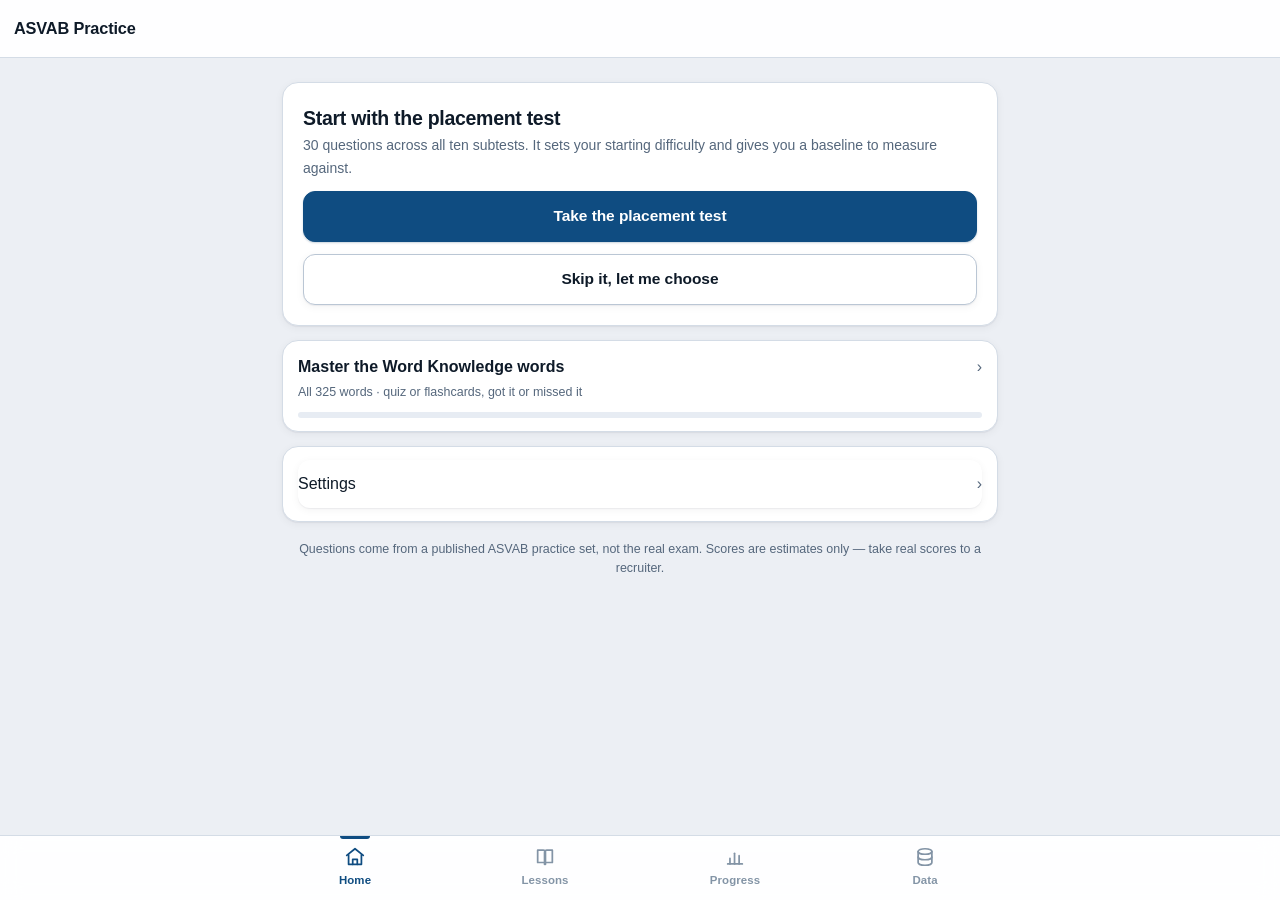
<file: index.html>
<!DOCTYPE html>
<html lang="en">
<head>
<meta charset="utf-8">
<meta name="viewport" content="width=device-width, initial-scale=1, viewport-fit=cover">
<meta name="description" content="Full-length ASVAB practice test with worked solutions, topic analysis and targeted drills. Works offline.">
<meta name="theme-color" content="#0f1720">
<title>ASVAB Practice</title>
<link rel="manifest" href="manifest.json">
<link rel="icon" href="icons/icon.svg" type="image/svg+xml">
<link rel="apple-touch-icon" href="icons/icon-180.png">
<link rel="stylesheet" href="styles.css?v=20">
</head>
<body>

<a class="skip" href="#main">Skip to content</a>

<header id="topbar">
  <button id="backBtn" class="icon-btn" hidden aria-label="Back"><svg width="21" height="21" viewBox="0 0 24 24" fill="none" stroke="currentColor" stroke-width="2" stroke-linecap="round" stroke-linejoin="round" aria-hidden="true"><path d="M15 5l-7 7 7 7"/></svg></button>
  <h1 id="topTitle">ASVAB Practice</h1>
  <div id="timerWrap" hidden>
    <span id="timer" role="timer" aria-live="off">--:--</span>
    <span id="progressCount" class="muted"></span>
  </div>
  <button id="scratchBtn" class="icon-btn" hidden aria-label="Scratch pad"><svg width="21" height="21" viewBox="0 0 24 24" fill="none" stroke="currentColor" stroke-width="1.9" stroke-linecap="round" stroke-linejoin="round" aria-hidden="true"><path d="M4 20.5h16"/><path d="M14.6 4.4a2 2 0 0 1 2.8 2.8L8.8 15.8l-3.6.9.9-3.6z"/></svg></button>
</header>

<main id="main" tabindex="-1"></main>

<!-- Scratch pad. No calculator anywhere in this app, by design. -->
<div id="scratchPanel" class="sheet" hidden aria-label="Scratch pad">
  <div class="sheet-head">
    <strong>Scratch pad</strong>
    <span class="muted small">Work it out here &mdash; there is no calculator on the real test.</span>
    <button id="scratchClose" class="btn ghost small">Close</button>
  </div>
  <textarea id="scratchText" spellcheck="false" aria-label="Scratch pad notes"></textarea>
  <div class="sheet-foot">
    <button id="scratchClear" class="btn ghost small">Clear</button>
  </div>
</div>

<nav id="tabbar" aria-label="Main">
  <a href="#/" data-tab="/"><svg class="tab-ico" width="22" height="22" viewBox="0 0 24 24" fill="none" stroke="currentColor" stroke-width="1.9" stroke-linecap="round" stroke-linejoin="round" aria-hidden="true"><path d="M3 10.2 12 3l9 7.2"/><path d="M5 9.6V20h14V9.6"/><path d="M9.5 20v-5.5h5V20"/></svg><span>Home</span></a>
  <a href="#/lessons" data-tab="/lessons"><svg class="tab-ico" width="22" height="22" viewBox="0 0 24 24" fill="none" stroke="currentColor" stroke-width="1.9" stroke-linecap="round" stroke-linejoin="round" aria-hidden="true"><path d="M4 4.5h6a2.5 2.5 0 0 1 2.5 2.5v13A2 2 0 0 0 10.5 18H4z"/><path d="M20 4.5h-6A2.5 2.5 0 0 0 11.5 7v13A2 2 0 0 1 13.5 18H20z"/></svg><span>Lessons</span></a>
  <a href="#/progress" data-tab="/progress"><svg class="tab-ico" width="22" height="22" viewBox="0 0 24 24" fill="none" stroke="currentColor" stroke-width="1.9" stroke-linecap="round" stroke-linejoin="round" aria-hidden="true"><path d="M4 19.5h16"/><path d="M6.5 19.5v-6"/><path d="M11.5 19.5V8"/><path d="M16.5 19.5v-9"/></svg><span>Progress</span></a>
  <a href="#/data" data-tab="/data"><svg class="tab-ico" width="22" height="22" viewBox="0 0 24 24" fill="none" stroke="currentColor" stroke-width="1.9" stroke-linecap="round" stroke-linejoin="round" aria-hidden="true"><ellipse cx="12" cy="6" rx="7.5" ry="3"/><path d="M4.5 6v6c0 1.66 3.36 3 7.5 3s7.5-1.34 7.5-3V6"/><path d="M4.5 12v6c0 1.66 3.36 3 7.5 3s7.5-1.34 7.5-3v-6"/></svg><span>Data</span></a>
</nav>

<div id="toast" role="status" aria-live="polite" hidden></div>

<script>self.ASVAB_BUILD = "20";</script>
<script src="data/bundle.js?v=20"></script>
<script src="data/questions.manifest.js?v=20"></script>
<script src="js/core/rng.js?v=20"></script>
<script src="js/core/data.js?v=20"></script>
<script src="js/core/bankdata.js?v=20"></script>
<script src="js/core/items.js?v=20"></script>
<script src="js/core/variants.js?v=20"></script>
<script src="js/core/scoring.js?v=20"></script>
<script src="js/core/state.js?v=20"></script>
<script src="js/core/exam.js?v=20"></script>
<script src="js/core/analytics.js?v=20"></script>
<script src="js/core/workon.js?v=20"></script>
<script src="js/core/mastery.js?v=20"></script>
<script src="js/app/dom.js?v=20"></script>
<script src="js/app/runner.js?v=20"></script>
<script src="js/app/report.js?v=20"></script>
<script src="js/app/lessons.js?v=20"></script>
<script src="js/app/words.js?v=20"></script>
<script src="js/app/app.js?v=20"></script>
</body>
</html>
</file>
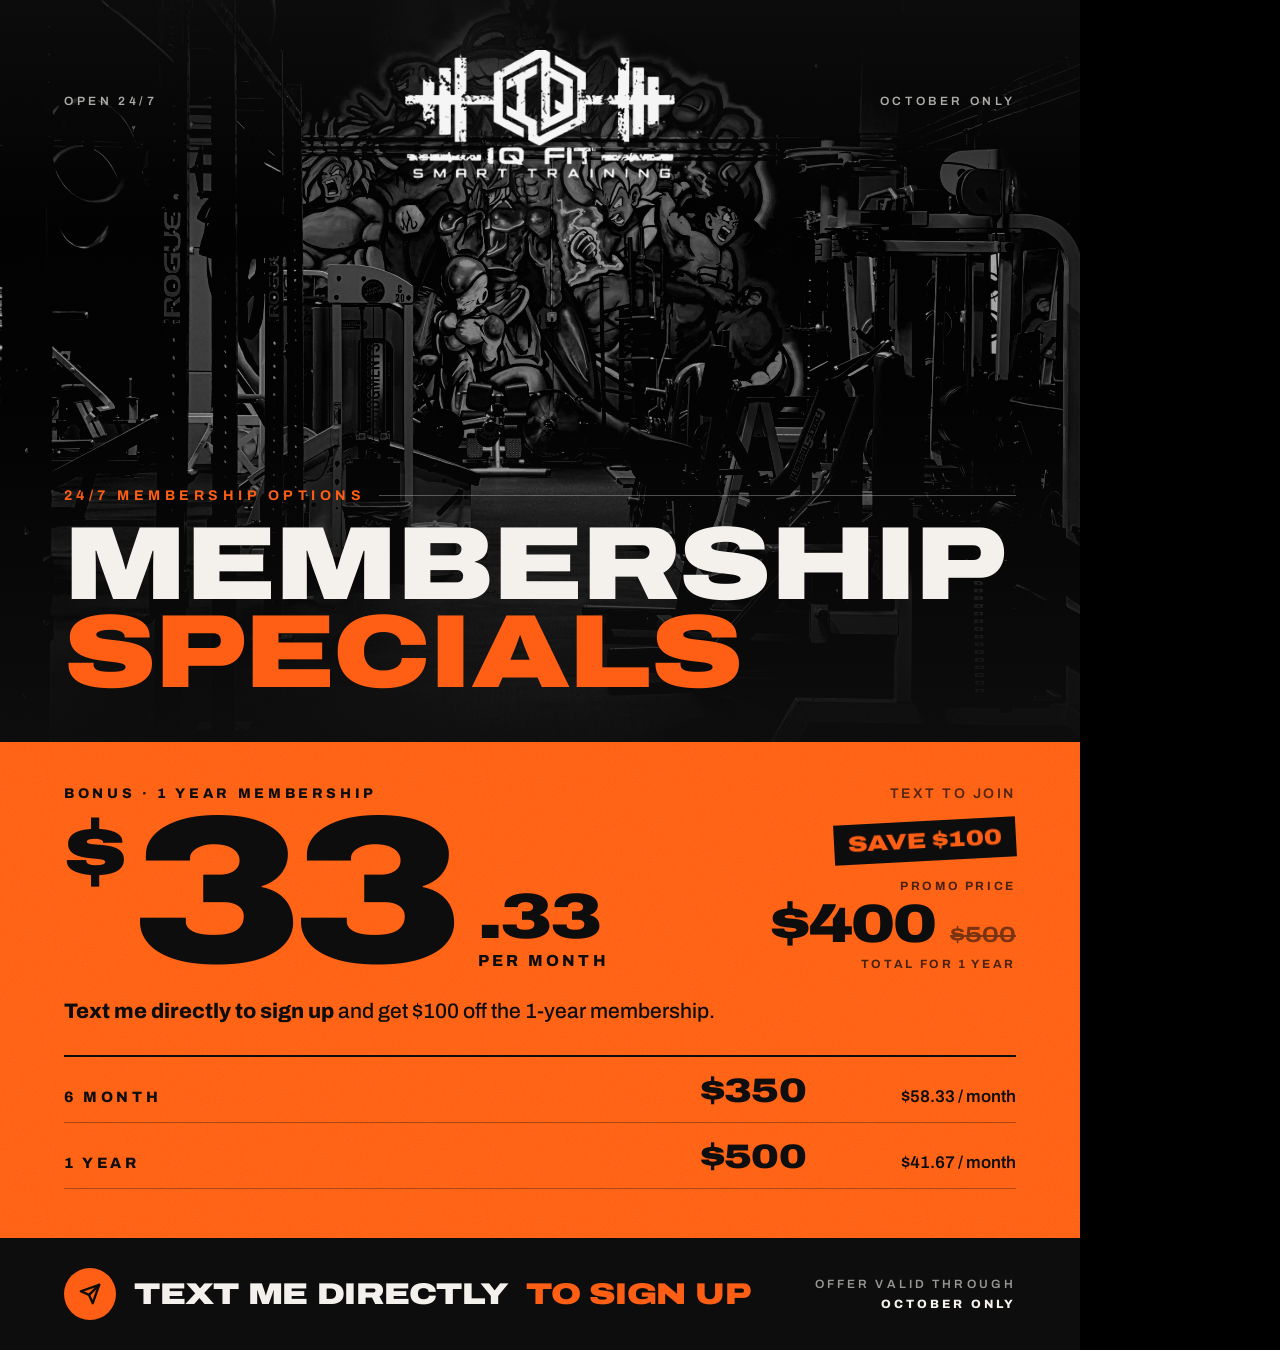
<file: iqfit-flyer/iqfit-membership.html>
<!doctype html>
<html lang="en">
<head>
<meta charset="utf-8">
<title>IQ Fit Membership Specials</title>
<style>
  @font-face { font-family: "Archivo"; src: url(fonts/archivo.woff2) format("woff2"); font-weight: 100 900; font-stretch: 62% 125%; }

  :root {
    --ink: #0d0d0d;
    --paper: #f4f1ec;
    --orange: #ff5f15;
    --m: 64px;
    --split: 742px;
  }
  * { box-sizing: border-box; margin: 0; padding: 0; }
  html, body { background: #000; }

  .post {
    width: 1080px; height: 1350px; position: relative; overflow: hidden;
    background: var(--ink); color: var(--paper);
    font-family: "Archivo", sans-serif; font-feature-settings: "tnum" 1;
  }
  .wide { font-stretch: 125%; }

  /* ---------- top: photo ---------- */
  .photo {
    position: absolute; left: 0; right: 0; top: 0; height: var(--split);
    background: url(assets/gym.jpg) 50% 62% / 1180px auto no-repeat;
    filter: grayscale(1) contrast(1.25) brightness(.78);
  }
  .photo-shade {
    position: absolute; left: 0; right: 0; top: 0; height: var(--split);
    background: linear-gradient(180deg, rgba(13,13,13,.85) 0%, rgba(13,13,13,.1) 30%, rgba(13,13,13,.15) 55%, rgba(13,13,13,.92) 100%);
  }
  .grain {
    position: absolute; inset: 0; pointer-events: none; mix-blend-mode: overlay; opacity: .18;
    background-image: url("data:image/svg+xml;utf8,<svg xmlns='http://www.w3.org/2000/svg' width='220' height='220'><filter id='n'><feTurbulence type='fractalNoise' baseFrequency='.85' numOctaves='2' stitchTiles='stitch'/></filter><rect width='100%' height='100%' filter='url(%23n)'/></svg>");
  }

  .top { position: absolute; left: var(--m); right: var(--m); top: 0; height: var(--split); }
  .logo { position: absolute; top: 50px; left: 50%; transform: translateX(-50%); width: 270px; filter: drop-shadow(0 4px 16px rgba(0,0,0,.6)); }
  .meta {
    position: absolute; top: 94px; left: 0; right: 0; display: flex; justify-content: space-between;
    font-size: 12px; font-weight: 600; letter-spacing: .3em; text-transform: uppercase; color: rgba(244,241,236,.7);
  }
  .headline { position: absolute; left: 0; right: 0; bottom: 46px; }
  .kicker {
    font-size: 14px; font-weight: 700; letter-spacing: .32em; text-transform: uppercase; color: var(--orange);
    display: flex; align-items: center; gap: 14px;
  }
  .kicker::after { content: ""; flex: 1; height: 1px; background: rgba(244,241,236,.3); }
  h1 { margin-top: 18px; font-stretch: 125%; font-weight: 900; text-transform: uppercase; letter-spacing: -.02em; line-height: .84; }
  h1 .a { display: block; font-size: 104px; }
  h1 .b { display: block; font-size: 104px; color: var(--orange); }

  /* ---------- bottom: offer ---------- */
  .offer {
    position: absolute; left: 0; right: 0; top: var(--split); bottom: 112px;
    background: var(--orange); color: var(--ink);
    padding: 44px var(--m) 0;
  }
  .offer .grain { opacity: .22; }

  .deal { display: grid; grid-template-columns: auto 1fr auto; column-gap: 26px; align-items: end; position: relative; }
  .deal .label {
    grid-column: 1 / -1; display: flex; justify-content: space-between; align-items: baseline;
    font-size: 14px; font-weight: 800; letter-spacing: .26em; text-transform: uppercase; margin-bottom: 10px;
  }
  .deal .label span { font-weight: 600; letter-spacing: .18em; opacity: .7; }
  .big { font-stretch: 125%; font-weight: 900; font-size: 210px; line-height: .78; letter-spacing: -.05em; }
  .big sup { font-size: 84px; vertical-align: top; position: relative; top: 10px; letter-spacing: 0; margin-right: 4px; }
  .deal .side { padding-bottom: 6px; }
  .deal .side .cents { font-stretch: 125%; font-weight: 900; font-size: 64px; line-height: .8; letter-spacing: -.03em; }
  .deal .side .per { margin-top: 10px; font-size: 16px; font-weight: 800; letter-spacing: .2em; text-transform: uppercase; }
  .deal .total {
    grid-column: 1 / -1; margin-top: 22px;
    font-size: 21px; font-weight: 500; line-height: 1.35;
  }
  .deal .total b { font-weight: 800; }
  .deal .total s { opacity: .6; }

  .promo { text-align: right; padding-bottom: 4px; }
  .promo .save { display: inline-block; background: var(--ink); color: var(--orange); font-stretch: 125%; font-weight: 900; font-size: 22px; text-transform: uppercase; padding: 8px 14px; transform: rotate(-3deg); margin-bottom: 18px; }
  .promo .pt { font-size: 12px; font-weight: 700; letter-spacing: .22em; text-transform: uppercase; opacity: .75; }
  .promo .pv { font-stretch: 125%; font-weight: 900; font-size: 54px; letter-spacing: -.03em; line-height: 1; margin: 4px 0 6px; }
  .promo .pv s { font-size: 22px; font-weight: 700; opacity: .55; letter-spacing: 0; }
  .plans { margin-top: 30px; border-top: 2px solid var(--ink); }
  .plan {
    display: grid; grid-template-columns: 1fr auto 210px; align-items: baseline;
    padding: 15px 0 13px; border-bottom: 1px solid rgba(13,13,13,.35);
  }
  .plan .t { font-size: 15px; font-weight: 800; letter-spacing: .24em; text-transform: uppercase; }
  .plan .p { font-stretch: 125%; font-weight: 900; font-size: 34px; letter-spacing: -.02em; }
  .plan .m { text-align: right; font-size: 17px; font-weight: 600; }

  /* ---------- footer bar ---------- */
  .bar {
    position: absolute; left: 0; right: 0; bottom: 0; height: 112px; background: var(--ink);
    display: flex; align-items: center; justify-content: space-between; padding: 0 var(--m);
  }
  .cta { display: flex; align-items: center; gap: 18px; font-stretch: 125%; font-weight: 900; font-size: 30px; text-transform: uppercase; letter-spacing: -.01em; }
  .cta .arrow {
    width: 52px; height: 52px; border-radius: 50%; background: var(--orange); display: grid; place-items: center;
  }
  .cta em { font-style: normal; color: var(--orange); }
  .ends { text-align: right; font-size: 12px; font-weight: 600; letter-spacing: .26em; text-transform: uppercase; color: rgba(244,241,236,.6); line-height: 1.7; }
  .ends b { color: var(--paper); font-weight: 800; }
</style>
</head>
<body>
  <div class="post">
    <div class="photo"></div>
    <div class="photo-shade"></div>
    <div class="grain"></div>

    <div class="top">
      <div class="meta"><span>Open 24/7</span><span>October only</span></div>
      <img class="logo" src="assets/iqfit-logo.png" alt="IQ Fit Smart Training">
      <div class="headline">
        <div class="kicker">24/7 Membership Options</div>
        <h1><span class="a">Membership</span><span class="b">Specials</span></h1>
      </div>
    </div>

    <section class="offer">
      <div class="grain"></div>
      <div class="deal">
        <div class="label">Bonus · 1 Year Membership <span>Text to join</span></div>
        <div class="big"><sup>$</sup>33</div>
        <div class="side">
          <div class="cents">.33</div>
          <div class="per">Per month</div>
        </div>
        <div class="promo">
          <div class="save">Save $100</div>
          <div class="pt">Promo price</div>
          <div class="pv">$400 <s>$500</s></div>
          <div class="pt">Total for 1 year</div>
        </div>
        <div class="total"><b>Text me directly to sign up</b> and get $100 off the 1-year membership.</div>
      </div>

      <div class="plans">
        <div class="plan"><span class="t">6 Month</span><span class="p">$350</span><span class="m">$58.33 / month</span></div>
        <div class="plan"><span class="t">1 Year</span><span class="p">$500</span><span class="m">$41.67 / month</span></div>
      </div>
    </section>

    <div class="bar">
      <div class="cta">
        <span class="arrow"><svg width="22" height="22" viewBox="0 0 24 24" fill="none" stroke="#0d0d0d" stroke-width="2.6" stroke-linejoin="round" stroke-linecap="round"><path d="M22 2 11 13"/><path d="M22 2 15 22l-4-9-9-4 20-7z"/></svg></span>
        Text me directly <em>to sign up</em>
      </div>
      <div class="ends">Offer valid through<br><b>October only</b></div>
    </div>
  </div>
</body>
</html>
</file>
<file: styles.css>
/* ASVAB Practice — interface styles.

   Design brief: the real CAT-ASVAB is delivered on a plain, high-contrast white
   screen in a quiet room. This is not the place for personality. What it needs
   is legibility under pressure, tap targets you cannot miss, and enough
   structure that a 198-minute sitting does not feel like a wall of text.

   Light only, deliberately. A dark theme was here and auto-switched with the
   operating system, which meant most people sat a practice exam on a dark
   screen and the real one on a white screen -- different enough to matter when
   the whole point is rehearsing the real conditions.

   Mobile-first. Every interactive target is at least 46px tall and nothing is
   revealed on hover. */

:root {
  /* Surfaces: a cool paper-grey behind white cards, so the card edge reads
     without needing a heavy shadow. */
  --bg: #eceff4;
  --surface: #ffffff;
  --surface-2: #f2f5f9;
  --surface-3: #e7ecf3;

  /* Ink: near-black with a blue cast, which sits better against a cool grey
     than pure neutral and holds contrast at small sizes. */
  --ink: #0e1a28;
  --ink-soft: #55677c;
  --ink-faint: #8394a6;
  --line: #d4dce6;
  --line-strong: #bac6d4;

  /* One accent, used sparingly: navy reads as official rather than playful. */
  --accent: #0f4c81;
  --accent-strong: #0a3a64;
  --accent-soft: #e7eff7;
  --accent-ink: #ffffff;

  --good: #146c43;
  --good-bg: #e6f4ec;
  --good-line: #a8d5bd;
  --bad: #b02a37;
  --bad-bg: #fbeaec;
  --bad-line: #eeb3ba;
  --warn: #9a6700;
  --warn-bg: #fdf4e3;
  --warn-line: #e8cf9c;
  --flag: #9a6700;

  --radius: 12px;
  --radius-lg: 16px;
  --radius-sm: 9px;
  --tap: 48px;
  --maxw: 760px;

  /* Two-part shadow: a hairline to define the edge, a soft spread for lift. */
  --shadow: 0 1px 1px rgba(14,26,40,.05), 0 2px 8px rgba(14,26,40,.05);
  --shadow-md: 0 1px 2px rgba(14,26,40,.07), 0 6px 18px rgba(14,26,40,.08);
  --shadow-lg: 0 2px 6px rgba(14,26,40,.09), 0 18px 44px rgba(14,26,40,.13);
  --ring: 0 0 0 3px rgba(15,76,129,.28);
}

* { box-sizing: border-box; }

/* A `display` rule on a class beats the user-agent rule for [hidden], so a
   hidden panel would still lay out and swallow taps. Make hidden mean hidden. */
[hidden] { display: none !important; }

html { -webkit-text-size-adjust: 100%; background: var(--bg); }

body {
  margin: 0;
  font: 16px/1.6 -apple-system, BlinkMacSystemFont, "Segoe UI", Roboto,
        "Helvetica Neue", Arial, sans-serif;
  background: var(--bg);
  color: var(--ink);
  padding-bottom: calc(72px + env(safe-area-inset-bottom));
  overflow-wrap: break-word;
  -webkit-font-smoothing: antialiased;
  text-rendering: optimizeLegibility;
}

.skip {
  position: absolute; left: -9999px; top: 0; z-index: 100;
  background: var(--accent); color: var(--accent-ink);
  padding: 12px 18px; border-radius: 0 0 var(--radius) 0; font-weight: 600;
}
.skip:focus { left: 0; }

/* ---------- top bar ---------- */

#topbar {
  position: sticky; top: 0; z-index: 30;
  display: flex; align-items: center; gap: 12px;
  padding: max(10px, env(safe-area-inset-top)) 14px 10px;
  background: rgba(255,255,255,.92);
  backdrop-filter: saturate(1.6) blur(10px);
  -webkit-backdrop-filter: saturate(1.6) blur(10px);
  border-bottom: 1px solid var(--line);
  min-height: 58px;
}
#topTitle {
  font-size: 1.02rem; font-weight: 650; letter-spacing: -.01em; margin: 0; flex: 1;
  overflow: hidden; text-overflow: ellipsis; white-space: nowrap;
}

/* The timer is the one thing that must be readable at a glance mid-question,
   so it gets tabular figures and a chip of its own. */
#timerWrap {
  display: flex; flex-direction: column; align-items: flex-end; line-height: 1.2;
  padding: 4px 10px; border-radius: var(--radius-sm);
  background: var(--surface-2); border: 1px solid var(--line);
}
#timer {
  font-variant-numeric: tabular-nums; font-weight: 700; font-size: 1.2rem;
  letter-spacing: .01em; color: var(--ink);
}
#timer.warning { color: var(--warn); }
#timer.critical { color: var(--bad); }
#progressCount { font-size: .72rem; color: var(--ink-soft); font-weight: 600; }

.icon-btn {
  min-width: var(--tap); min-height: var(--tap);
  border: 1px solid var(--line); border-radius: var(--radius);
  background: var(--surface); color: var(--ink);
  font-size: 1.1rem; cursor: pointer; padding: 0;
  transition: background .15s ease, border-color .15s ease, transform .1s ease;
}
.icon-btn:hover { background: var(--surface-2); border-color: var(--line-strong); }
.icon-btn:active { transform: scale(.96); }

/* ---------- layout ---------- */

main { max-width: var(--maxw); margin: 0 auto; padding: 18px 16px 28px; }
main:focus { outline: none; }

h2 {
  font-size: 1.22rem; font-weight: 680; letter-spacing: -.015em;
  margin: 26px 0 12px;
}
h3 { font-size: 1rem; font-weight: 650; margin: 20px 0 8px; }
h2:first-child, h3:first-child { margin-top: 4px; }

.card {
  background: var(--surface);
  border: 1px solid var(--line);
  border-radius: var(--radius-lg);
  padding: 18px;
  margin-bottom: 14px;
  box-shadow: var(--shadow);
}
.card.tight { padding: 13px 15px; }
.muted { color: var(--ink-soft); }
.small { font-size: .875rem; }
.tiny { font-size: .78rem; line-height: 1.5; }
.center { text-align: center; }
.row { display: flex; gap: 10px; align-items: center; flex-wrap: wrap; }
.row.between { justify-content: space-between; }
.stack > * + * { margin-top: 12px; }
.grid2 { display: grid; grid-template-columns: repeat(auto-fit, minmax(150px, 1fr)); gap: 10px; }

/* ---------- buttons ---------- */

/* Three weights, and they mean different things: solid is the action this
   screen exists for, ghost is an alternative, danger is destructive. */
.btn {
  display: inline-flex; align-items: center; justify-content: center; gap: 8px;
  min-height: var(--tap); padding: 12px 20px;
  border-radius: var(--radius); border: 1px solid var(--accent);
  background: var(--accent); color: var(--accent-ink);
  font: inherit; font-weight: 640; font-size: .97rem; letter-spacing: -.005em;
  cursor: pointer; text-decoration: none; text-align: center;
  box-shadow: 0 1px 2px rgba(10,58,100,.22);
  transition: background .15s ease, border-color .15s ease,
              box-shadow .15s ease, transform .08s ease;
}
.btn:hover { background: var(--accent-strong); border-color: var(--accent-strong); }
.btn:active { transform: translateY(1px); box-shadow: none; }
.btn.block { width: 100%; }

.btn.ghost {
  background: var(--surface); color: var(--ink);
  border-color: var(--line-strong); box-shadow: var(--shadow);
  font-weight: 600;
}
.btn.ghost:hover { background: var(--surface-2); border-color: var(--ink-faint); }

.btn.small { min-height: 40px; padding: 8px 14px; font-size: .875rem; border-radius: var(--radius-sm); }
.btn.danger { background: var(--bad); border-color: var(--bad); color: #fff; box-shadow: 0 1px 2px rgba(176,42,55,.25); }
.btn.danger:hover { background: #8f222c; border-color: #8f222c; }

.btn[disabled] {
  opacity: .45; cursor: not-allowed; box-shadow: none; transform: none;
  pointer-events: none;
}

.btn:focus-visible, .icon-btn:focus-visible, a:focus-visible,
.opt:focus-visible, summary:focus-visible, .navcell:focus-visible,
.subtest-row:focus-visible, input:focus-visible, textarea:focus-visible {
  outline: 2px solid var(--accent); outline-offset: 2px; box-shadow: var(--ring);
}

/* ---------- question ---------- */

.qmeta { display: flex; gap: 7px; flex-wrap: wrap; align-items: center; margin-bottom: 14px; }
.chip {
  display: inline-flex; align-items: center;
  padding: 4px 11px; border-radius: 999px;
  background: var(--surface-2); color: var(--ink-soft);
  border: 1px solid var(--line);
  font-size: .745rem; font-weight: 650; letter-spacing: .015em;
  white-space: nowrap;
}
.chip.flagged { background: var(--warn-bg); color: var(--flag); border-color: var(--warn-line); }
.chip.good { background: var(--good); color: #fff; border-color: transparent; }
.chip.lev { background: var(--accent); color: #fff; border-color: transparent; }

.passage {
  background: var(--surface-2); border: 1px solid var(--line);
  border-left: 4px solid var(--accent);
  padding: 15px 17px; border-radius: 0 var(--radius) var(--radius) 0;
  margin-bottom: 16px; font-size: .97rem; line-height: 1.68;
}
.passage h4 {
  margin: 0 0 7px; font-size: .72rem; text-transform: uppercase;
  letter-spacing: .07em; color: var(--ink-soft); font-weight: 700;
}

.stem {
  font-size: 1.08rem; line-height: 1.6; margin: 0 0 18px;
  white-space: pre-wrap; letter-spacing: -.005em;
}

.fig, .ao { width: 100%; max-width: 380px; height: auto; margin: 4px auto 16px; display: block; color: var(--ink); }

/* ---------- options ---------- */

.opts { display: flex; flex-direction: column; gap: 10px; margin: 0; padding: 0; list-style: none; }
.opt {
  display: flex; align-items: center; gap: 13px; width: 100%;
  min-height: 58px; padding: 13px 15px;
  border: 1.5px solid var(--line); border-radius: var(--radius);
  background: var(--surface); color: var(--ink);
  font: inherit; font-size: 1rem; text-align: left; cursor: pointer;
  box-shadow: var(--shadow);
  transition: border-color .14s ease, background .14s ease,
              box-shadow .14s ease, transform .08s ease;
}
.opt:hover:not(:disabled) { border-color: var(--ink-faint); background: var(--surface-2); }
.opt:active:not(:disabled) { transform: translateY(1px); }

/* The letter badge is what the keyboard shortcuts refer to, so it is a real
   object rather than a dim circle. */
.opt .key {
  flex: 0 0 32px; height: 32px; border-radius: var(--radius-sm);
  background: var(--surface-3); color: var(--ink-soft);
  border: 1px solid var(--line);
  display: grid; place-items: center; font-weight: 750; font-size: .875rem;
  transition: background .14s ease, color .14s ease, border-color .14s ease;
}
.opt .body { flex: 1; min-width: 0; line-height: 1.5; }
/* Assembling Objects options are figures. Cap the width so four of them are
   scannable together rather than one filling the screen. */
.opt .body svg { max-width: min(100%, 230px); height: auto; display: block; margin: 2px auto; }

.opt[aria-pressed="true"] {
  border-color: var(--accent); background: var(--accent-soft);
  box-shadow: 0 0 0 1px var(--accent) inset, var(--shadow);
}
.opt[aria-pressed="true"] .key { background: var(--accent); color: var(--accent-ink); border-color: var(--accent); }

.opt.correct { border-color: var(--good); background: var(--good-bg); box-shadow: 0 0 0 1px var(--good) inset; }
.opt.correct .key { background: var(--good); color: #fff; border-color: var(--good); }
.opt.wrong { border-color: var(--bad); background: var(--bad-bg); box-shadow: 0 0 0 1px var(--bad) inset; }
.opt.wrong .key { background: var(--bad); color: #fff; border-color: var(--bad); }
.opt:disabled { cursor: default; box-shadow: none; }
.opt:disabled:not(.correct):not(.wrong) { opacity: .72; }

/* ---------- bottom tab bar ---------- */

#tabbar {
  position: fixed; left: 0; right: 0; bottom: 0; z-index: 30;
  display: flex; background: rgba(255,255,255,.94);
  backdrop-filter: saturate(1.6) blur(10px);
  -webkit-backdrop-filter: saturate(1.6) blur(10px);
  border-top: 1px solid var(--line);
  padding-bottom: env(safe-area-inset-bottom);
}
#tabbar a {
  position: relative; flex: 1;
  display: flex; flex-direction: column; align-items: center; gap: 3px;
  padding: 10px 4px; min-height: 64px; justify-content: center;
  color: var(--ink-faint); text-decoration: none;
  font-size: .715rem; font-weight: 650; letter-spacing: .01em;
  transition: color .15s ease;
}
#tabbar a:hover { color: var(--ink-soft); }
#tabbar a[aria-current="page"] { color: var(--accent); }
/* A bar on the active tab, so the current section is obvious without colour
   being the only signal. */
#tabbar a[aria-current="page"]::before {
  content: ''; position: absolute; top: 0; left: 50%; transform: translateX(-50%);
  width: 30px; height: 3px; border-radius: 0 0 3px 3px; background: var(--accent);
}
.tab-ico { font-size: 1.05rem; line-height: 1; }
body.in-exam #tabbar { display: none; }
/* Clearance for the fixed exam footer. Too small and the confidence row is
   clipped behind it, which is how it shipped before this was measured. */
body.in-exam { padding-bottom: calc(96px + env(safe-area-inset-bottom)); }

/* ---------- exam footer ---------- */

.examfoot {
  position: fixed; left: 0; right: 0; bottom: 0; z-index: 25;
  display: flex; gap: 10px;
  padding: 12px 14px calc(12px + env(safe-area-inset-bottom));
  background: rgba(255,255,255,.94);
  backdrop-filter: saturate(1.6) blur(10px);
  -webkit-backdrop-filter: saturate(1.6) blur(10px);
  border-top: 1px solid var(--line);
}
/* Next is the action; everything beside it is secondary, so it takes the space. */

/* ---------- scratch pad ---------- */

.sheet {
  position: fixed; left: 0; right: 0; bottom: 0; z-index: 40;
  background: var(--surface); border-top: 3px solid var(--accent);
  border-radius: var(--radius-lg) var(--radius-lg) 0 0; box-shadow: var(--shadow-lg);
  padding: 14px 14px calc(14px + env(safe-area-inset-bottom));
  max-height: 62vh; display: flex; flex-direction: column;
}
.sheet-head { display: flex; align-items: center; gap: 10px; flex-wrap: wrap; margin-bottom: 10px; }
.sheet-head .muted { flex: 1; min-width: 120px; }
.sheet-foot { margin-top: 10px; }
#scratchText {
  flex: 1; min-height: 140px; width: 100%; resize: vertical;
  font: 15px/1.7 ui-monospace, SFMono-Regular, Menlo, Consolas, monospace;
  padding: 12px; border: 1px solid var(--line); border-radius: var(--radius);
  background: var(--surface-2); color: var(--ink);
}

/* ---------- score report ---------- */

.score-hero { text-align: center; padding: 26px 16px; }
.score-hero .big {
  font-size: 3.4rem; font-weight: 750; line-height: 1;
  font-variant-numeric: tabular-nums; letter-spacing: -.03em;
}
.score-hero .band { font-size: 1rem; color: var(--ink-soft); margin-top: 6px; }
.estimate-note {
  background: var(--warn-bg); color: var(--warn); border: 1px solid var(--warn-line);
  border-radius: var(--radius); padding: 11px 13px; font-size: .84rem; margin-top: 14px;
}

.afqt-num {
  font-size: 3.4rem; font-weight: 750; line-height: 1;
  font-variant-numeric: tabular-nums; letter-spacing: -.03em; color: var(--accent);
}

.meter { height: 10px; background: var(--surface-3); border-radius: 999px; overflow: hidden; margin: 7px 0 2px; }
.meter > span { display: block; height: 100%; background: var(--accent); border-radius: 999px; }
.meter.good > span { background: var(--good); }
.meter.bad > span { background: var(--bad); }

table.data { width: 100%; border-collapse: collapse; font-size: .9rem; }
table.data th, table.data td { padding: 9px 6px; text-align: left; border-bottom: 1px solid var(--line); }
table.data th { font-size: .73rem; text-transform: uppercase; letter-spacing: .05em; color: var(--ink-soft); font-weight: 700; }
table.data td.num, table.data th.num { text-align: right; font-variant-numeric: tabular-nums; }

/* Per-subtest bars */
.sbar-row { display: flex; align-items: center; gap: 10px; margin-top: 10px; }
.sbar-code { width: 34px; font-size: .78rem; font-weight: 700; color: var(--ink-soft); }
.sbar { flex: 1; height: 14px; border-radius: 999px; background: var(--surface-3); overflow: hidden; display: flex; }
.sbar-fill { background: var(--good); height: 100%; }
.sbar-unreached { background: var(--line-strong); height: 100%; }
.sbar-num { width: 56px; text-align: right; font-size: .8rem; font-variant-numeric: tabular-nums; color: var(--ink-soft); font-weight: 650; }

/* ---------- work on cards ---------- */

/* The bar shows mastery, the paler overlay its confidence band, so a topic
   judged on four answers never looks as settled as one judged on forty. */
.workon .mbar {
  position: relative; height: 12px; border-radius: 999px;
  background: var(--surface-3); overflow: hidden; margin-top: 10px;
}
.workon .mbar-fill { position: absolute; left: 0; top: 0; bottom: 0; background: var(--accent); border-radius: 999px; }
.workon .mbar-band { position: absolute; top: 0; bottom: 0; background: rgba(255,255,255,.42); }

/* ---------- heatmap ---------- */

.heat { display: flex; flex-direction: column; gap: 4px; }
.heat-row { display: grid; grid-template-columns: 1fr 58px 70px; gap: 10px; align-items: center; padding: 8px 0; border-bottom: 1px solid var(--line); }
.heat-name { font-size: .9rem; }
.heat-bar { height: 9px; border-radius: 999px; background: var(--surface-3); overflow: hidden; }
.heat-bar > span { display: block; height: 100%; }
.heat-pct { text-align: right; font-variant-numeric: tabular-nums; font-size: .86rem; font-weight: 680; }
.heat-n { font-size: .72rem; color: var(--ink-soft); }
.dot { display: inline-block; width: 8px; height: 8px; border-radius: 50%; margin-right: 6px; vertical-align: baseline; }
.dot.high { background: var(--good); }
.dot.medium { background: var(--warn); }
.dot.low { background: var(--ink-faint); }

/* ---------- review ---------- */

.review-item { border-left: 3px solid var(--bad); padding-left: 14px; margin-bottom: 18px; }
.review-item.right { border-left-color: var(--good); }
.answer-line { display: flex; gap: 8px; flex-wrap: wrap; font-size: .9rem; margin: 8px 0; }
.tag { padding: 3px 10px; border-radius: 7px; font-size: .78rem; font-weight: 680; }
.tag.yours { background: var(--bad-bg); color: var(--bad); }
.tag.right { background: var(--good-bg); color: var(--good); }
.steps { margin: 10px 0; padding-left: 22px; }
.steps li { margin-bottom: 6px; }
.cue { background: var(--surface-2); border: 1px solid var(--line); border-radius: var(--radius); padding: 11px 13px; font-size: .88rem; margin-top: 10px; }
.cue strong { display: block; font-size: .72rem; text-transform: uppercase; letter-spacing: .06em; color: var(--ink-soft); margin-bottom: 4px; }
.why { font-size: .87rem; margin: 4px 0; }
.why b { font-weight: 680; }

details.foldout { border: 1px solid var(--line); border-radius: var(--radius); background: var(--surface); margin-bottom: 10px; box-shadow: var(--shadow); }
details.foldout > summary { padding: 13px 15px; cursor: pointer; font-weight: 640; min-height: var(--tap); display: flex; align-items: center; }
details.foldout > div { padding: 0 15px 15px; }

/* ---------- chart ---------- */

.chart { width: 100%; height: auto; display: block; }
.chart text { fill: var(--ink-soft); font-size: 10px; }
.chart .line { fill: none; stroke: var(--accent); stroke-width: 2.5; }
.chart .band { fill: var(--accent); opacity: .14; }
.chart .pt { fill: var(--accent); }
.chart .axis { stroke: var(--line); stroke-width: 1; }

/* ---------- toast ---------- */

#toast {
  position: fixed; left: 50%; transform: translateX(-50%);
  bottom: calc(84px + env(safe-area-inset-bottom)); z-index: 60;
  background: var(--ink); color: #fff;
  padding: 12px 18px; border-radius: 999px; font-size: .88rem; font-weight: 600;
  max-width: 90vw; text-align: center; box-shadow: var(--shadow-lg);
}

/* ---------- lists ---------- */

.subtest-list { display: grid; gap: 10px; }
.subtest-row {
  display: flex; align-items: center; gap: 13px; width: 100%;
  min-height: var(--tap); padding: 13px 15px; text-align: left;
  border: 1px solid var(--line); border-radius: var(--radius);
  background: var(--surface); color: var(--ink); font: inherit; cursor: pointer;
  text-decoration: none; box-shadow: var(--shadow);
  transition: border-color .14s ease, background .14s ease, transform .08s ease;
}
.subtest-row:hover { border-color: var(--ink-faint); background: var(--surface-2); }
.subtest-row:active { transform: translateY(1px); }
.subtest-row .code {
  flex: 0 0 46px; height: 34px; border-radius: var(--radius-sm);
  background: var(--accent-soft); color: var(--accent); border: 1px solid var(--line);
  display: grid; place-items: center; font-weight: 750; font-size: .8rem;
}
.subtest-row .grow { flex: 1; min-width: 0; }
.subtest-row .nm { font-weight: 640; }

.banner {
  border-radius: var(--radius); padding: 13px 15px; font-size: .89rem;
  border: 1px solid var(--line); margin-bottom: 14px;
}
.banner.info { background: var(--accent-soft); color: var(--ink); border-color: #cfe0ef; }
.banner.warn { background: var(--warn-bg); color: var(--warn); border-color: var(--warn-line); }
.banner.good { background: var(--good-bg); color: var(--good); border-color: var(--good-line); }

.notice-card { border-left: 4px solid var(--accent); }

.switch { display: flex; align-items: flex-start; gap: 13px; min-height: var(--tap); cursor: pointer; padding: 2px 0; }
.switch input { width: 22px; height: 22px; flex: 0 0 auto; margin-top: 2px; accent-color: var(--accent); cursor: pointer; }
.switch .lbl { flex: 1; }

/* Format profile picker */
.profile-row { display: flex; gap: 12px; align-items: flex-start; padding: 14px 0; cursor: pointer; }
.profile-row + .profile-row { border-top: 1px solid var(--line); }
.profile-row input { margin-top: 4px; flex: none; width: 20px; height: 20px; accent-color: var(--accent); cursor: pointer; }
.profile-src { font-size: .775rem; line-height: 1.5; color: var(--ink-soft); margin-top: 4px; }

textarea.io {
  width: 100%; min-height: 110px; padding: 12px; border-radius: var(--radius);
  border: 1px solid var(--line); background: var(--surface-2); color: var(--ink);
  font: 12px/1.6 ui-monospace, SFMono-Regular, Menlo, Consolas, monospace; resize: vertical;
}
input[type="number"], input[type="search"] {
  min-height: var(--tap); padding: 10px 13px; border-radius: var(--radius);
  border: 1px solid var(--line); background: var(--surface); color: var(--ink);
  font: inherit;
}

.legend { display: flex; gap: 14px; flex-wrap: wrap; font-size: .76rem; color: var(--ink-soft); margin-top: 8px; }

/* ---------- question navigator (paper-and-pencil only) ---------- */

.navgrid {
  display: grid; grid-template-columns: repeat(auto-fill, minmax(46px, 1fr));
  gap: 9px; margin-top: 14px;
}
.navcell {
  min-height: 46px; border-radius: var(--radius-sm);
  border: 1.5px solid var(--line); background: var(--surface); color: var(--ink);
  font: inherit; font-weight: 640; font-variant-numeric: tabular-nums;
  cursor: pointer; transition: background .14s ease, border-color .14s ease, transform .08s ease;
}
.navcell:hover { border-color: var(--ink-faint); }
.navcell:active { transform: translateY(1px); }
.navcell.answered { background: var(--good); color: #fff; border-color: var(--good); }
.navcell.blank { background: var(--surface); color: var(--ink-soft); }
.navcell.flagged { box-shadow: inset 0 0 0 3px var(--warn); }
.navcell.current { outline: 2px solid var(--accent); outline-offset: 2px; }

/* ---------- bank figures ---------- */

/* The source images are 96 DPI JPEGs, so they are shown at or below natural
   size -- scaling them up only makes the line art mushy. */
.qfig {
  display: block; max-width: 100%; height: auto; margin: 14px 0;
  border: 1px solid var(--line); border-radius: var(--radius);
  background: #fff; padding: 8px;
}

/* ---------- print: the miss sheet ---------- */

@media print {
  #topbar, #tabbar, .examfoot, .sheet, #toast, .noprint { display: none !important; }
  body { background: #fff; color: #000; padding: 0; font-size: 11pt; }
  main { max-width: none; padding: 0; }
  .card { border: none; box-shadow: none; padding: 0; margin: 0 0 14pt; page-break-inside: avoid; }
  .review-item { page-break-inside: avoid; border-left: 2pt solid #666; }
  .cue, .passage { background: #f2f2f2 !important; }
  a { color: #000; text-decoration: none; }
  h2 { page-break-after: avoid; }
}

@media (min-width: 620px) {
  .stem { font-size: 1.14rem; }
  main { padding: 24px 22px 34px; }
  .card { padding: 20px; }
}

@media (prefers-reduced-motion: reduce) {
  * { animation: none !important; transition: none !important; }
}

/* ---------- icons ---------- */

/* Unicode geometric characters (■ □ ▲ ●) render differently on every platform
   and read as placeholder art. These are drawn instead. */
.tab-ico { width: 22px; height: 22px; display: block; }
.icon-btn svg { width: 21px; height: 21px; display: block; margin: 0 auto; }

/* Inline icons inside buttons, sized to the text they sit beside. */
.ico { display: inline-flex; }
.ico svg { width: 19px; height: 19px; display: block; }

.sr-only {
  position: absolute; width: 1px; height: 1px; padding: 0; margin: -1px;
  overflow: hidden; clip: rect(0 0 0 0); white-space: nowrap; border: 0;
}

/* ---------- exam footer: cap the buttons to the reading measure ---------- */

/* The bar itself spans the window so its background and top border do, but on
   a wide screen a full-width button row puts Next a long way from Back. The
   buttons stay on the same measure as the questions above them. */
.examfoot-inner {
  display: flex; gap: 10px; width: 100%;
  max-width: var(--maxw); margin: 0 auto;
}
.examfoot-inner .btn { flex: 1 1 auto; }
.examfoot-inner .btn.ghost { flex: 0 0 auto; min-width: 92px; padding: 12px 16px; }
.btn-label { font-size: .875rem; }

/* The tab bar reads better centred on a desktop too. */
#tabbar { justify-content: center; }
#tabbar a { max-width: 190px; }

/* Belt and braces on icon sizing. The SVGs carry width and height attributes
   so they render correctly with no stylesheet at all -- an unsized inline SVG
   expands to fill its container, which turned the tab bar into half the
   viewport when a stale stylesheet was served against fresh markup. These
   rules cap them regardless. */
#tabbar svg, .icon-btn svg, .btn svg, .ico svg { flex: none; }
#tabbar svg { width: 22px; height: 22px; }
.icon-btn svg { width: 21px; height: 21px; }
.btn svg, .ico svg { width: 19px; height: 19px; }

/* Exponents restored at render time on the maths subtests (see dom.mathText).
   Raised a little less than the browser default so a superscript does not
   push the line box open and loosen the spacing between options. */
sup {
  font-size: .72em;
  line-height: 0;
  vertical-align: super;
  font-variant-numeric: tabular-nums;
}

/* ---------- word mastery ---------- */

body.in-words #tabbar { display: none; }
body.in-words { padding-bottom: calc(96px + env(safe-area-inset-bottom)); }

.wm-eyebrow { text-transform: uppercase; letter-spacing: .07em; font-weight: 700; }
.wm-score { margin: 4px 0 12px; }
.wm-num {
  font-size: 2.9rem; font-weight: 750; line-height: 1; color: var(--accent);
  font-variant-numeric: tabular-nums; letter-spacing: -.03em;
}
.wm-of { font-size: 1rem; color: var(--ink-soft); font-weight: 600; }

/* One bar, three segments: mastered, halfway, missed. What is left is unseen. */
.wm-bar {
  display: flex; height: 12px; border-radius: 999px; overflow: hidden;
  background: var(--surface-3);
}
.wm-bar.thin { height: 6px; margin-top: 10px; }
.wm-bar > span { display: block; height: 100%; }
.seg-mastered { background: var(--good); }
.seg-learning { background: var(--accent); }
.seg-missed { background: var(--bad); }

.wm-legend { display: flex; flex-wrap: wrap; gap: 6px 16px; margin-top: 10px; font-size: .8rem; color: var(--ink-soft); font-weight: 600; }
.wm-legend > span { display: inline-flex; align-items: center; }
.wm-dot { display: inline-block; flex: none; width: 9px; height: 9px; border-radius: 50%; margin-right: 7px; background: var(--line-strong); }
.wm-dot.mastered { background: var(--good); }
.wm-dot.learning { background: var(--accent); }
.wm-dot.missed { background: var(--bad); }

.wm-entry { display: block; text-decoration: none; color: inherit; }
.wm-entry:hover { border-color: var(--line-strong); }

/* Round size: a segmented control rather than four loose buttons. */
.wm-sizes {
  display: grid; grid-template-columns: repeat(4, 1fr); gap: 4px; padding: 4px;
  background: var(--surface-3); border-radius: var(--radius); border: 1px solid var(--line);
}
.wm-size {
  min-height: 40px; border: 0; border-radius: var(--radius-sm); background: transparent;
  font: inherit; font-size: .9rem; font-weight: 650; color: var(--ink-soft); cursor: pointer;
}
.wm-size.on { background: var(--surface); color: var(--accent); box-shadow: var(--shadow); }
.wm-size:focus-visible { outline: 2px solid var(--accent); outline-offset: 1px; }

.wm-list { padding-top: 4px; padding-bottom: 4px; }
.wm-row { display: flex; align-items: baseline; gap: 10px; padding: 10px 0; border-bottom: 1px solid var(--line); }
.wm-row:last-child { border-bottom: 0; }
.wm-row .wm-dot { align-self: center; }
.wm-word { font-weight: 680; flex: 0 0 34%; min-width: 0; overflow-wrap: anywhere; }
.wm-mean { color: var(--ink-soft); flex: 1; min-width: 0; }
.wm-row .chip { flex: none; align-self: center; }
.chip.missed { background: var(--bad-bg); color: var(--bad); border-color: var(--bad-line); }

/* Play view */
.wm-top { margin-bottom: 16px; }
.wm-track { height: 5px; border-radius: 999px; background: var(--surface-3); overflow: hidden; margin-top: 8px; }
.wm-track > span { display: block; height: 100%; background: var(--accent); transition: width .25s ease; }

.wm-result { margin-top: 16px; border-left: 4px solid var(--good); }
.wm-result.bad { border-left-color: var(--bad); }
.wm-verdict { font-weight: 750; font-size: 1.05rem; color: var(--good); }
.wm-result.bad .wm-verdict { color: var(--bad); }
.wm-meaning { margin: 6px 0 0; font-size: 1.02rem; }
.wm-expl { margin: 8px 0 0; }

.flash { text-align: center; padding: 34px 20px 30px; }
.flash-label {
  font-size: .72rem; text-transform: uppercase; letter-spacing: .08em;
  color: var(--ink-soft); font-weight: 700;
}
.flash-word { font-size: 2.3rem; font-weight: 750; letter-spacing: -.02em; margin: 6px 0 4px; overflow-wrap: anywhere; }
.flash-context { color: var(--ink-soft); margin: 10px auto 0; max-width: 34em; }
.flash-back { margin-top: 24px; padding-top: 20px; border-top: 1px dashed var(--line-strong); }
.flash-answer { font-size: 1.55rem; font-weight: 700; color: var(--good); margin-top: 4px; }

.btn.wm-got { background: var(--good); border-color: var(--good); box-shadow: 0 1px 2px rgba(20,108,67,.25); }
.btn.wm-got:hover { background: #0f5a37; border-color: #0f5a37; }
.btn.wm-miss { background: var(--surface); color: var(--bad); border-color: var(--bad-line); box-shadow: var(--shadow); }
.btn.wm-miss:hover { background: var(--bad-bg); border-color: var(--bad); }
</file>
